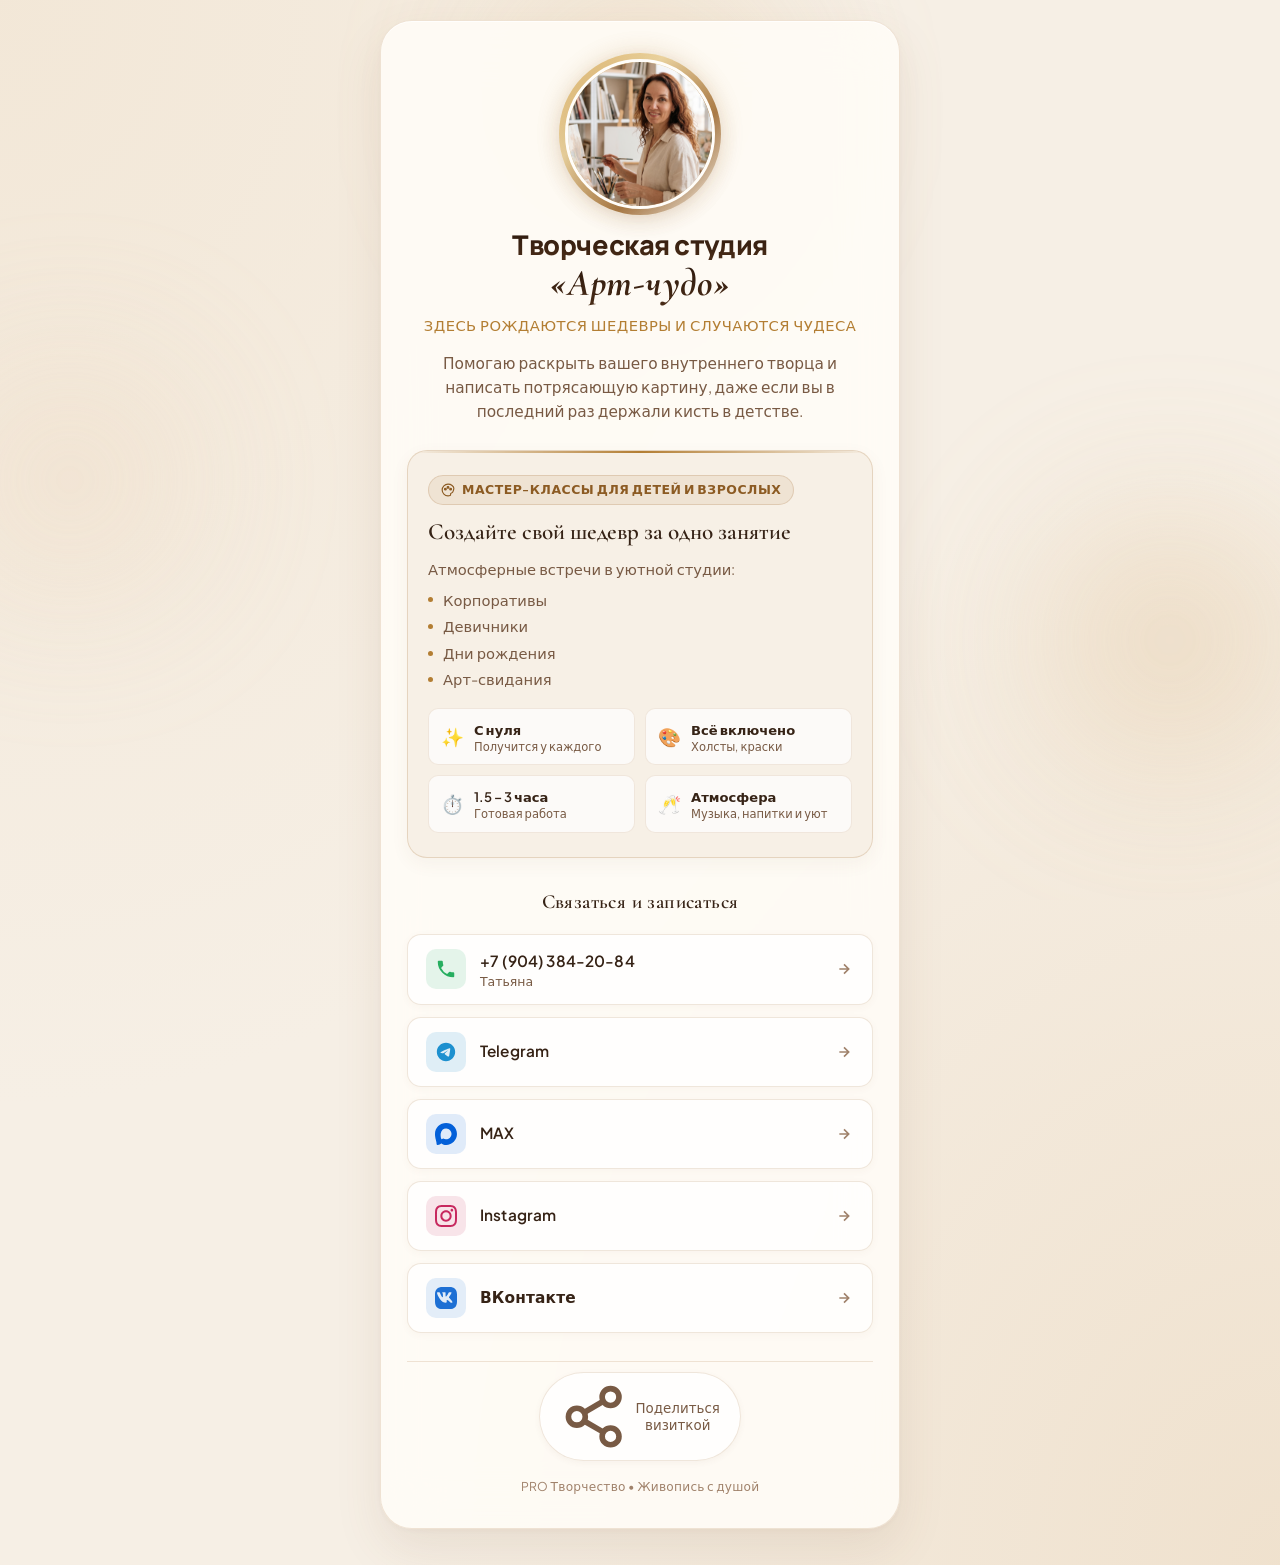
<file: index.html>
<!DOCTYPE html>
<html lang="ru">

<head>
  <meta charset="UTF-8">
  <meta name="viewport" content="width=device-width, initial-scale=1.0, viewport-fit=cover">
  <title>PRO Творчество | Визитка художника и мастера живописи</title>
  <meta name="description"
    content="Мастер-классы по созданию интерьерных картин, арт-вечера и творческие встречи. Напишите свою первую картину без опыта!">
  <meta name="theme-color" content="#f6efe5">
  <meta name="apple-mobile-web-app-capable" content="yes">
  <meta name="apple-mobile-web-app-status-bar-style" content="black-translucent">
  <link rel="icon" type="image/svg+xml" href="./assets/favicon.svg">

  <!-- Open Graph / Meta -->
  <meta property="og:type" content="website">
  <meta property="og:title" content="PRO Творчество | Мастер-классы по созданию картин">
  <meta property="og:description" content="Творческие встречи, интерьерные картины своими руками, уютная атмосфера.">
  <meta property="og:image" content="./assets/avatar.jpeg">

  <!-- Google Fonts -->
  <link rel="preconnect" href="https://fonts.googleapis.com">
  <link rel="preconnect" href="https://fonts.gstatic.com" crossorigin>
  <link
    href="https://fonts.googleapis.com/css2?family=Cormorant+Garamond:ital,wght@0,500;0,600;0,700;1,500;1,600;1,700&family=Manrope:wght@600;700;800&family=Plus+Jakarta+Sans:wght@400;500;600;700&display=swap"
    rel="stylesheet">

  <link rel="stylesheet" href="./style.css">
</head>

<body>
  <!-- Ambient Artistic Background Orbs -->
  <div class="ambient-background" aria-hidden="true">
    <div class="orb orb-1"></div>
    <div class="orb orb-2"></div>
    <div class="orb orb-3"></div>
  </div>

  <main class="page-container">
    <div class="card-wrapper">

      <!-- Profile Header -->
      <header class="profile-header">
        <div class="avatar-container">
          <div class="avatar-ring"></div>
          <!-- Фото профиля: замените assets/avatar.jpg на ваше фото при необходимости -->
          <img src="assets/avatar.jpeg" alt="Фотография художника" class="avatar-img" id="profile-avatar">
        </div>

        <!-- Имя и позиционирование -->
        <h1 class="profile-name">
          <span class="profile-name-base">Творческая студия</span>
          <span class="profile-name-accent">«Арт-чудо»</span>
        </h1>
        <p class="profile-tagline">Здесь рождаются шедевры и случаются чудеса</p>

        <!-- Краткое описание -->
        <p class="profile-bio">
          Помогаю раскрыть вашего внутреннего творца и написать потрясающую картину, даже если вы в последний раз
          держали кисть в детстве.
        </p>
      </header>

      <!-- Блок про мастер-классы -->
      <section class="masterclass-section" aria-label="О мастер-классах">
        <div class="section-badge">
          <svg class="icon-palette" viewBox="0 0 24 24" fill="none" stroke="currentColor" stroke-width="2">
            <path
              d="M12 2C6.49 2 2 6.49 2 12c0 5.51 4.49 10 10 10 1.25 0 2.45-.23 3.56-.65.59-.22.95-.82.84-1.44-.22-1.22.42-2.39 1.6-2.73.91-.26 1.72-.88 2.22-1.71 1.1-1.84 1.78-3.99 1.78-6.27C22 5.37 17.52 2 12 2z" />
            <circle cx="7.5" cy="10.5" r="1.5" fill="currentColor" />
            <circle cx="12" cy="7.5" r="1.5" fill="currentColor" />
            <circle cx="16.5" cy="10.5" r="1.5" fill="currentColor" />
          </svg>
          Мастер-классы для детей и взрослых
        </div>

        <h2 class="masterclass-title">Создайте свой шедевр за одно занятие</h2>

        <p class="masterclass-text">
          Атмосферные встречи в уютной студии:
        </p>
        <ul class="masterclass-list">
          <li>Корпоративы</li>
          <li>Девичники</li>
          <li>Дни рождения</li>
          <li>Арт-свидания</li>
        </ul>

        <!-- Особенности мастер-классов -->
        <div class="features-grid">
          <div class="feature-item">
            <span class="feature-icon">✨</span>
            <div class="feature-info">
              <span class="feature-title">С нуля</span>
              <span class="feature-desc">Получится у каждого</span>
            </div>
          </div>
          <div class="feature-item">
            <span class="feature-icon">🎨</span>
            <div class="feature-info">
              <span class="feature-title">Всё включено</span>
              <span class="feature-desc">Холсты, краски</span>
            </div>
          </div>
          <div class="feature-item">
            <span class="feature-icon">⏱️</span>
            <div class="feature-info">
              <span class="feature-title">1.5 – 3 часа</span>
              <span class="feature-desc">Готовая работа</span>
            </div>
          </div>
          <div class="feature-item">
            <span class="feature-icon">🥂</span>
            <div class="feature-info">
              <span class="feature-title">Атмосфера</span>
              <span class="feature-desc">Музыка, напитки и уют</span>
            </div>
          </div>
        </div>
      </section>

      <!-- Блок контактов и социальных сетей -->
      <section class="links-section" aria-label="Ссылки на социальные сети">
        <h2 class="section-title">Связаться и записаться</h2>

        <div class="links-list">

          <!-- Телефон (Татьяна) -->
          <a href="tel:+79043842084" class="link-btn link-phone" id="link-phone">
            <span class="btn-icon">
              <svg viewBox="0 0 24 24" fill="currentColor">
                <path
                  d="M6.62 10.79a15.053 15.053 0 006.59 6.59l2.2-2.2a1 1 0 011.02-.24c1.12.37 2.33.57 3.57.57a1 1 0 011 1V20a1 1 0 01-1 1A17 17 0 013 4a1 1 0 011-1h3.5a1 1 0 011 1c0 1.25.2 2.45.57 3.57a1 1 0 01-.24 1.02l-2.21 2.2z" />
              </svg>
            </span>
            <div class="btn-text">
              <span class="btn-label">+7 (904) 384-20-84</span>
              <span class="btn-subtext">Татьяна</span>
            </div>
            <span class="btn-arrow">
              <svg viewBox="0 0 24 24" fill="none" stroke="currentColor" stroke-width="2.5">
                <path d="M5 12h14M12 5l7 7-7 7" />
              </svg>
            </span>
          </a>

          <!-- Telegram (Основное целевое действие) -->
          <a href="https://t.me/KXqKJ317pmNzIy" target="_blank" rel="noopener noreferrer"
            class="link-btn link-telegram" id="link-telegram">
            <span class="btn-icon">
              <svg viewBox="0 0 24 24" fill="currentColor">
                <path
                  d="M12 2C6.48 2 2 6.48 2 12s4.48 10 10 10 10-4.48 10-10S17.52 2 12 2zm4.64 6.8c-.15 1.58-.8 5.42-1.13 7.19-.14.75-.42 1-.68 1.03-.58.05-1.02-.38-1.58-.75-.88-.58-1.38-.94-2.23-1.5-.99-.65-.35-1.01.22-1.59.15-.15 2.71-2.48 2.76-2.69a.2.2 0 00-.05-.18c-.06-.05-.14-.03-.21-.02-.09.02-1.49.95-4.22 2.79-.4.27-.76.41-1.08.4-.36-.01-1.04-.2-1.55-.37-.63-.2-1.12-.31-1.08-.66.02-.18.27-.37.74-.56 2.92-1.27 4.86-2.11 5.83-2.51 2.78-1.16 3.35-1.36 3.73-1.36.08 0 .27.02.39.12.1.08.13.19.14.27-.01.06.01.24 0 .28z" />
              </svg>
            </span>
            <div class="btn-text">
              <span class="btn-label">Telegram</span>
            </div>
            <span class="btn-arrow">
              <svg viewBox="0 0 24 24" fill="none" stroke="currentColor" stroke-width="2.5">
                <path d="M5 12h14M12 5l7 7-7 7" />
              </svg>
            </span>
          </a>

          <!-- MAX -->
          <a href="https://max.ru/join/N4_uENxkfnNLxWbk7XXbsXltlUo-AkOV1FBQfuNESwY" target="_blank"
            rel="noopener noreferrer" class="link-btn link-max" id="link-max">
            <span class="btn-icon">
              <svg viewBox="0 0 100 100" fill="currentColor">
                <path
                  d="M50.7571 0.261719C78.2929 0.261719 99.8857 22.5974 99.8857 50.1474C99.8857 77.6974 77.6071 99.4903 51.0214 99.4903C41.5857 99.4903 37.0143 98.1617 29.65 92.9474C29.1429 92.5903 28.45 92.6831 28.0214 93.1403C22.3571 99.1831 7.85 103.426 7.18571 95.176C7.18571 80.7903 0 71.4474 0 49.876C0 21.5546 23.2214 0.261719 50.7571 0.261719ZM51.5286 24.8117C38.4643 24.126 28.2643 33.1974 26.0143 47.3831C24.15 59.1332 27.45 73.4546 30.2786 74.176C31.4786 74.4832 34.3571 72.276 36.4571 70.2974C36.85 69.926 37.45 69.8617 37.9071 70.1474C41.1786 72.1474 44.8786 73.6474 48.9571 73.8617C62.3714 74.5617 74.2571 64.0617 74.9643 50.6474C75.6643 37.2331 64.9429 25.5046 51.5286 24.8046V24.8117Z" />
              </svg>
            </span>
            <div class="btn-text">
              <span class="btn-label">MAX</span>
            </div>
            <span class="btn-arrow">
              <svg viewBox="0 0 24 24" fill="none" stroke="currentColor" stroke-width="2.5">
                <path d="M5 12h14M12 5l7 7-7 7" />
              </svg>
            </span>
          </a>

          <!-- Instagram -->
          <a href="https://www.instagram.com/tanya_hamidulina?xtok=MXZhcGZ3a21rZHYyag==" target="_blank"
            rel="noopener noreferrer" class="link-btn link-instagram" id="link-instagram">
            <span class="btn-icon">
              <svg viewBox="0 0 24 24" fill="currentColor">
                <path
                  d="M12 2.163c3.204 0 3.584.012 4.85.07 3.252.148 4.771 1.691 4.919 4.919.058 1.265.069 1.645.069 4.849 0 3.205-.012 3.584-.069 4.849-.149 3.225-1.664 4.771-4.919 4.919-1.266.058-1.644.07-4.85.07-3.204 0-3.584-.012-4.849-.07-3.26-.149-4.771-1.699-4.919-4.92-.058-1.265-.07-1.644-.07-4.849 0-3.204.013-3.583.07-4.849.149-3.227 1.664-4.771 4.919-4.919 1.266-.057 1.645-.069 4.849-.069zm0-2.163c-3.259 0-3.667.014-4.947.072-4.358.2-6.78 2.618-6.98 6.98-.059 1.281-.073 1.689-.073 4.948 0 3.259.014 3.668.072 4.948.2 4.358 2.618 6.78 6.98 6.98 1.281.058 1.689.072 4.948.072 3.259 0 3.668-.014 4.948-.072 4.354-.2 6.782-2.618 6.979-6.98.059-1.28.073-1.689.073-4.948 0-3.259-.014-3.667-.072-4.947-.196-4.354-2.617-6.78-6.979-6.98-1.281-.059-1.69-.073-4.949-.073zm0 5.838c-3.403 0-6.162 2.759-6.162 6.162s2.759 6.163 6.162 6.163 6.162-2.759 6.162-6.163c0-3.403-2.759-6.162-6.162-6.162zm0 10.162c-2.209 0-4-1.79-4-4 0-2.209 1.791-4 4-4s4 1.791 4 4c0 2.21-1.791 4-4 4zm6.406-11.845c-.796 0-1.441.645-1.441 1.44s.645 1.44 1.441 1.44c.795 0 1.439-.645 1.439-1.44s-.644-1.44-1.439-1.44z" />
              </svg>
            </span>
            <div class="btn-text">
              <span class="btn-label">Instagram</span>
            </div>
            <span class="btn-arrow">
              <svg viewBox="0 0 24 24" fill="none" stroke="currentColor" stroke-width="2.5">
                <path d="M5 12h14M12 5l7 7-7 7" />
              </svg>
            </span>
          </a>

          <!-- ВКонтакте -->
          <a href="https://vk.ru/id228720349" target="_blank" rel="noopener noreferrer" class="link-btn link-vk"
            id="link-vk">
            <span class="btn-icon">
              <svg viewBox="0 0 24 24" fill="currentColor">
                <path
                  d="M15.684 0H8.316C2.692 0 0 2.692 0 8.316v7.368C0 21.308 2.692 24 8.316 24h7.368C21.308 24 24 21.308 24 15.684V8.316C24 2.692 21.308 0 15.684 0zm3.602 17.154h-1.89c-.714 0-.934-.567-2.218-1.854-1.12-1.092-1.618-1.233-1.897-1.233-.393 0-.505.112-.505.65v1.737c0 .463-.147.7-.84.7-2.218 0-4.68-1.348-6.417-3.856-2.616-3.702-3.32-6.502-3.32-7.072 0-.256.098-.493.585-.493h1.892c.441 0 .605.2.775.68.85 2.476 2.274 4.646 2.864 4.646.223 0 .324-.102.324-.664v-2.58c-.068-1.16-.677-1.26-.677-1.673 0-.197.164-.393.427-.393h2.64c.36 0 .493.187.493.612v3.49c0 .373.163.504.276.504.223 0 .408-.13.82-.544 1.28-1.433 2.195-3.66 2.195-3.66.12-.256.324-.492.766-.492h1.89c.567 0 .685.286.567.68-.236 1.094-2.52 4.307-2.634 4.526-.223.36-.31.52 0 .934.224.298.966.944 1.458 1.516 1.107 1.262 1.954 2.32 2.18 3.053.153.513-.105.772-.622.772z" />
              </svg>
            </span>
            <div class="btn-text">
              <span class="btn-label">ВКонтакте</span>
            </div>
            <span class="btn-arrow">
              <svg viewBox="0 0 24 24" fill="none" stroke="currentColor" stroke-width="2.5">
                <path d="M5 12h14M12 5l7 7-7 7" />
              </svg>
            </span>
          </a>

        </div>
      </section>

      <!-- Дополнительная панель: кнопка Поделиться и копирование ссылки -->
      <footer class="profile-footer">
        <button type="button" class="share-btn" id="share-button" aria-label="Поделиться страницей">
          <svg viewBox="0 0 24 24" fill="none" stroke="currentColor" stroke-width="2" class="share-icon">
            <circle cx="18" cy="5" r="3"></circle>
            <circle cx="6" cy="12" r="3"></circle>
            <circle cx="18" cy="19" r="3"></circle>
            <line x1="8.59" y1="13.51" x2="15.42" y2="17.49"></line>
            <line x1="15.41" y1="6.51" x2="8.59" y2="10.49"></line>
          </svg>
          <span id="share-btn-text">Поделиться визиткой</span>
        </button>

        <p class="copyright">PRO Творчество • Живопись с душой</p>
      </footer>

    </div>
  </main>

  <!-- Всплывающее уведомление (Toast) -->
  <div class="toast-notification" id="toast-notification" role="status" aria-live="polite">
    Ссылка скопирована в буфер обмена!
  </div>

  <script src="./script.js"></script>
</body>

</html>
</file>
<file: style.css>
/* ==========================================================================
   PRO Творчество — Modern Luxury Artistic Business Card
   ========================================================================== */

:root {
  /* Color Palette — Warm Sandy Beige, Parchment & Rich Brown */
  --bg-dark: #f6efe5;
  --bg-page: #f6efe5;
  --bg-card: rgba(255, 252, 247, 0.90);
  --bg-card-inner: rgba(245, 237, 225, 0.75);
  --bg-card-hover: rgba(240, 230, 216, 0.95);

  --accent-gold: #b37e33;
  --accent-gold-glow: rgba(179, 126, 51, 0.25);
  --accent-terracotta: #a65d37;
  --accent-terracotta-soft: rgba(166, 93, 55, 0.10);

  --text-main: #362316;
  --text-muted: #785a44;
  --text-faint: #a0826b;

  --border-light: rgba(184, 140, 95, 0.22);
  --border-gold: rgba(179, 126, 51, 0.40);

  /* Social Colors */
  --color-telegram: #1d90cf;
  --color-max: #0360d9;
  --color-instagram: #c7295f;
  --color-vk: #1e70d4;

  /* Typography */
  --font-serif: 'Cormorant Garamond', Georgia, serif;
  --font-sans: 'Plus Jakarta Sans', system-ui, -apple-system, sans-serif;

  /* Transitions & Radii */
  --radius-xl: 32px;
  --radius-lg: 20px;
  --radius-md: 14px;
  --radius-sm: 10px;
  --radius-full: 9999px;

  --transition-smooth: all 0.28s cubic-bezier(0.16, 1, 0.3, 1);
}

/* Base Reset & Box Sizing */
*,
*::before,
*::after {
  box-sizing: border-box;
  margin: 0;
  padding: 0;
}

body {
  min-height: 100vh;
  min-height: 100dvh;
  background-color: var(--bg-dark);
  background-image:
    radial-gradient(at 0% 0%, rgba(240, 226, 206, 0.6) 0px, transparent 50%),
    radial-gradient(at 100% 100%, rgba(235, 216, 190, 0.6) 0px, transparent 50%);
  color: var(--text-main);
  font-family: var(--font-sans);
  line-height: 1.6;
  -webkit-font-smoothing: antialiased;
  -moz-osx-font-smoothing: grayscale;
  display: flex;
  justify-content: center;
  align-items: center;
  padding: max(20px, env(safe-area-inset-top)) max(14px, env(safe-area-inset-right)) max(36px, env(safe-area-inset-bottom)) max(14px, env(safe-area-inset-left));
  position: relative;
  overflow-x: hidden;
  -webkit-tap-highlight-color: transparent;
}

/* ==========================================================================
   Ambient Animated Background
   ========================================================================== */

.ambient-background {
  position: fixed;
  inset: 0;
  overflow: hidden;
  pointer-events: none;
  z-index: 0;
}

.orb {
  position: absolute;
  border-radius: 50%;
  filter: blur(80px);
  opacity: 0.6;
  animation: floatOrb 18s ease-in-out infinite alternate;
}

.orb-1 {
  width: 380px;
  height: 380px;
  top: -80px;
  left: 50%;
  transform: translateX(-50%);
  background: radial-gradient(circle, #e9cfab, transparent 70%);
}

.orb-2 {
  width: 340px;
  height: 340px;
  bottom: 10%;
  right: -60px;
  background: radial-gradient(circle, #dfbf93, transparent 70%);
  animation-duration: 22s;
  animation-delay: -5s;
}

.orb-3 {
  width: 300px;
  height: 300px;
  bottom: 30%;
  left: -80px;
  background: radial-gradient(circle, #ecd5bc, transparent 70%);
  animation-duration: 25s;
  animation-delay: -10s;
}

@keyframes floatOrb {
  0% {
    transform: translate(0, 0) scale(1);
  }

  50% {
    transform: translate(30px, 40px) scale(1.08);
  }

  100% {
    transform: translate(-25px, -30px) scale(0.95);
  }
}

/* ==========================================================================
   Main Layout & Card Container
   ========================================================================== */

.page-container {
  width: 100%;
  max-width: 520px;
  position: relative;
  z-index: 1;
  animation: fadeIn 0.8s ease-out;
}

@keyframes fadeIn {
  from {
    opacity: 0;
    transform: translateY(18px);
  }

  to {
    opacity: 1;
    transform: translateY(0);
  }
}

.card-wrapper {
  background: var(--bg-card);
  backdrop-filter: blur(28px);
  -webkit-backdrop-filter: blur(28px);
  border: 1px solid var(--border-light);
  border-radius: var(--radius-xl);
  padding: 38px 26px 32px;
  box-shadow:
    0 20px 48px rgba(115, 80, 50, 0.10),
    0 2px 6px rgba(115, 80, 50, 0.04),
    0 1px 0 rgba(255, 255, 255, 0.8) inset;
  display: flex;
  flex-direction: column;
  gap: 28px;
}

/* ==========================================================================
   Profile Header
   ========================================================================== */

.profile-header {
  text-align: center;
  display: flex;
  flex-direction: column;
  align-items: center;
}

.avatar-container {
  position: relative;
  width: 150px;
  height: 150px;
  margin-bottom: 20px;
}

.avatar-ring {
  position: absolute;
  inset: -6px;
  border-radius: 50%;
  background: linear-gradient(135deg, #d8ad62, #ecd39c, #a8763e, rgba(255, 255, 255, 0.7));
  opacity: 0.95;
  filter: drop-shadow(0 0 12px var(--accent-gold-glow));
  z-index: 1;
  animation: rotateRing 20s linear infinite;
}

@keyframes rotateRing {
  0% {
    transform: rotate(0deg);
  }

  100% {
    transform: rotate(360deg);
  }
}

.avatar-img {
  position: relative;
  width: 100%;
  height: 100%;
  border-radius: 50%;
  object-fit: cover;
  border: 3px solid #fffdf9;
  z-index: 2;
  box-shadow: 0 8px 24px rgba(110, 75, 45, 0.16);
  transition: var(--transition-smooth);
}

.avatar-container:hover .avatar-img {
  transform: scale(1.02);
}

.profile-name {
  margin-bottom: 8px;
  line-height: 1.15;
  text-align: center;
  display: flex;
  flex-direction: column;
  align-items: center;
  gap: 2px;
}

.profile-name-base {
  font-family: 'Manrope', -apple-system, BlinkMacSystemFont, 'SF Pro Display', system-ui, sans-serif;
  font-size: 1.7rem;
  font-weight: 800;
  letter-spacing: -0.015em;
  color: var(--text-main);
  background: linear-gradient(180deg, #2b180d 0%, #4a2c17 100%);
  -webkit-background-clip: text;
  -webkit-text-fill-color: transparent;
}

.profile-name-accent {
  font-family: 'Cormorant Garamond', Georgia, serif;
  font-style: italic;
  font-weight: 700;
  font-size: 2.35rem;
  letter-spacing: 0.02em;
  color: var(--text-main);
  background: linear-gradient(180deg, #2b180d 0%, #4a2c17 100%);
  -webkit-background-clip: text;
  -webkit-text-fill-color: transparent;
  display: inline-block;
  white-space: nowrap;
}

.profile-tagline {
  color: var(--accent-gold);
  font-size: 0.92rem;
  font-weight: 500;
  margin-bottom: 14px;
  letter-spacing: 0.03em;
  text-transform: uppercase;
}

.profile-bio {
  color: var(--text-muted);
  font-size: 0.96rem;
  line-height: 1.55;
  max-width: 440px;
}

/* ==========================================================================
   Masterclass Highlight Section
   ========================================================================== */

.masterclass-section {
  background: var(--bg-card-inner);
  border: 1px solid rgba(184, 140, 95, 0.28);
  border-radius: var(--radius-lg);
  padding: 24px 20px;
  position: relative;
  overflow: hidden;
  box-shadow: 0 6px 18px rgba(115, 80, 50, 0.06);
  transition: var(--transition-smooth);
}

.masterclass-section::before {
  content: '';
  position: absolute;
  top: 0;
  left: 0;
  right: 0;
  height: 2px;
  background: linear-gradient(90deg, transparent, var(--accent-gold), transparent);
}

.section-badge {
  display: inline-flex;
  align-items: center;
  gap: 7px;
  font-size: 0.78rem;
  font-weight: 600;
  color: #8c5b23;
  background: rgba(184, 140, 95, 0.14);
  border: 1px solid rgba(184, 140, 95, 0.28);
  padding: 4px 12px;
  border-radius: var(--radius-full);
  margin-bottom: 12px;
  text-transform: uppercase;
  letter-spacing: 0.04em;
}

.icon-palette {
  width: 14px;
  height: 14px;
}

.masterclass-title {
  font-family: var(--font-serif);
  font-size: 1.45rem;
  font-weight: 600;
  color: var(--text-main);
  line-height: 1.3;
  margin-bottom: 10px;
}

.masterclass-text {
  color: var(--text-muted);
  font-size: 0.92rem;
  line-height: 1.5;
  margin-bottom: 10px;
}

.masterclass-list {
  list-style: none;
  padding: 0;
  margin: 0 0 18px 0;
  display: flex;
  flex-direction: column;
  gap: 6px;
}

.masterclass-list li {
  display: flex;
  align-items: center;
  gap: 10px;
  color: var(--text-muted);
  font-size: 0.92rem;
  line-height: 1.4;
}

.masterclass-list li::before {
  content: '';
  width: 5px;
  height: 5px;
  border-radius: 50%;
  background-color: var(--accent-gold);
  flex-shrink: 0;
}

.features-grid {
  display: grid;
  grid-template-columns: repeat(2, 1fr);
  gap: 10px;
}

.feature-item {
  display: flex;
  align-items: center;
  gap: 10px;
  background: rgba(255, 255, 255, 0.72);
  border: 1px solid rgba(184, 140, 95, 0.18);
  border-radius: var(--radius-sm);
  padding: 10px 12px;
  transition: var(--transition-smooth);
}

.feature-item:hover {
  background: #ffffff;
  border-color: rgba(179, 126, 51, 0.40);
  box-shadow: 0 4px 14px rgba(115, 80, 50, 0.08);
  transform: translateY(-1px);
}

.feature-icon {
  font-size: 1.15rem;
  flex-shrink: 0;
}

.feature-info {
  display: flex;
  flex-direction: column;
}

.feature-title {
  font-size: 0.82rem;
  font-weight: 600;
  color: var(--text-main);
}

.feature-desc {
  font-size: 0.72rem;
  color: var(--text-muted);
  line-height: 1.25;
}

/* ==========================================================================
   Links & Buttons Section
   ========================================================================== */

.links-section {
  display: flex;
  flex-direction: column;
  gap: 14px;
}

.section-title {
  font-family: var(--font-serif);
  font-size: 1.25rem;
  font-weight: 600;
  color: var(--text-main);
  letter-spacing: 0.02em;
  text-align: center;
  margin-bottom: 2px;
}

.links-list {
  display: flex;
  flex-direction: column;
  gap: 12px;
}

.link-btn {
  display: flex;
  align-items: center;
  text-decoration: none;
  background: rgba(255, 255, 255, 0.75);
  border: 1px solid var(--border-light);
  border-radius: var(--radius-md);
  padding: 14px 18px;
  color: var(--text-main);
  transition: var(--transition-smooth);
  position: relative;
  overflow: hidden;
  touch-action: manipulation;
  -webkit-user-select: none;
  user-select: none;
  box-shadow: 0 2px 8px rgba(115, 80, 50, 0.04);
}

@media (hover: hover) and (pointer: fine) {
  .link-btn:hover {
    transform: translateY(-2px);
    background: #ffffff;
    border-color: rgba(179, 126, 51, 0.45);
    box-shadow: 0 8px 20px rgba(115, 80, 50, 0.10);
  }

  .link-btn:hover .btn-arrow {
    color: var(--text-main);
    transform: translateX(4px);
  }
}

.link-btn:active {
  transform: scale(0.985);
  background: rgba(240, 230, 216, 0.95);
}

/* Telegram Highlight Button */
.highlight-btn {
  background: linear-gradient(135deg, rgba(29, 144, 207, 0.12), rgba(216, 173, 98, 0.20));
  border: 1px solid rgba(29, 144, 207, 0.35);
}

@media (hover: hover) and (pointer: fine) {
  .highlight-btn:hover {
    background: linear-gradient(135deg, rgba(29, 144, 207, 0.18), rgba(216, 173, 98, 0.28));
    border-color: rgba(29, 144, 207, 0.55);
    box-shadow: 0 8px 22px rgba(29, 144, 207, 0.16);
  }
}

.link-btn .btn-icon {
  width: 40px;
  height: 40px;
  border-radius: var(--radius-sm);
  display: flex;
  align-items: center;
  justify-content: center;
  flex-shrink: 0;
  margin-right: 14px;
  background: rgba(184, 140, 95, 0.10);
  transition: var(--transition-smooth);
}

.link-btn .btn-icon svg {
  width: 22px;
  height: 22px;
}

/* Brand icon colors */
.link-phone .btn-icon {
  color: #27ae60;
  background: rgba(39, 174, 96, 0.12);
}

.link-phone:hover .btn-icon,
.link-phone:active .btn-icon {
  background: #27ae60;
  color: #fff;
}

.link-telegram .btn-icon {
  color: var(--color-telegram);
  background: rgba(29, 144, 207, 0.14);
}

.link-telegram:hover .btn-icon,
.link-telegram:active .btn-icon {
  background: var(--color-telegram);
  color: #fff;
}

.link-max .btn-icon {
  color: #0360d9;
  background: rgba(3, 96, 217, 0.12);
}

.link-max:hover .btn-icon,
.link-max:active .btn-icon {
  background: linear-gradient(135deg, #01c5c8, #046ef4 50%, #572dff);
  color: #fff;
}

.link-instagram .btn-icon {
  color: #c7295f;
  background: rgba(199, 41, 95, 0.12);
}

.link-instagram:hover .btn-icon,
.link-instagram:active .btn-icon {
  background: linear-gradient(45deg, #f09433, #e6683c, #dc2743, #cc2366, #bc1888);
  color: #fff;
}

.link-vk .btn-icon {
  color: var(--color-vk);
  background: rgba(30, 112, 212, 0.12);
}

.link-vk:hover .btn-icon,
.link-vk:active .btn-icon {
  background: var(--color-vk);
  color: #fff;
}

.btn-text {
  flex: 1;
  display: flex;
  flex-direction: column;
  justify-content: center;
}

.btn-label {
  font-size: 0.96rem;
  font-weight: 600;
  color: var(--text-main);
  letter-spacing: 0.01em;
}

.btn-subtext {
  font-size: 0.78rem;
  color: var(--text-muted);
  line-height: 1.3;
}

.btn-arrow {
  width: 20px;
  height: 20px;
  display: flex;
  align-items: center;
  justify-content: center;
  color: var(--text-faint);
  transition: var(--transition-smooth);
  margin-left: 10px;
}

.btn-arrow svg {
  width: 16px;
  height: 16px;
}

.profile-footer {
  display: flex;
  flex-direction: column;
  align-items: center;
  gap: 16px;
  padding-top: 10px;
  border-top: 1px solid var(--border-light);
}

.share-btn {
  background: rgba(255, 255, 255, 0.75);
  border: 1px solid var(--border-light);
  color: var(--text-muted);
  font-family: var(--font-sans);
  font-size: 0.84rem;
  font-weight: 500;
  padding: 10px 20px;
  border-radius: var(--radius-full);
  display: inline-flex;
  align-items: center;
  gap: 8px;
  cursor: pointer;
  transition: var(--transition-smooth);
  touch-action: manipulation;
  box-shadow: 0 2px 6px rgba(115, 80, 50, 0.05);
}

.share-btn:active {
  transform: scale(0.96);
  background: var(--bg-card-hover);
}

.share-btn:hover {
  background: #ffffff;
  color: var(--text-main);
  border-color: var(--border-gold);
  transform: translateY(-1px);
  box-shadow: 0 4px 14px rgba(115, 80, 50, 0.08);
}

.copyright {
  font-size: 0.76rem;
  color: var(--text-faint);
  letter-spacing: 0.02em;
}

/* ==========================================================================
   Toast Notification
   ========================================================================== */

.toast-notification {
  position: fixed;
  bottom: max(24px, calc(env(safe-area-inset-bottom) + 16px));
  left: 50%;
  transform: translateX(-50%) translateY(40px);
  background: rgba(54, 35, 22, 0.96);
  border: 1px solid var(--accent-gold);
  color: #fffdf9;
  padding: 12px 22px;
  border-radius: var(--radius-full);
  font-size: 0.86rem;
  font-weight: 500;
  box-shadow: 0 12px 30px rgba(54, 35, 22, 0.35);
  opacity: 0;
  pointer-events: none;
  transition: all 0.35s cubic-bezier(0.16, 1, 0.3, 1);
  z-index: 100;
  white-space: nowrap;
  max-width: 90vw;
  text-overflow: ellipsis;
  overflow: hidden;
}

.toast-notification.show {
  opacity: 1;
  transform: translateX(-50%) translateY(0);
}

/* ==========================================================================
   Responsive Adaptations
   ========================================================================== */

@media (max-width: 480px) {
  .card-wrapper {
    padding: 26px 16px 22px;
    border-radius: 24px;
    gap: 20px;
  }

  .avatar-container {
    width: 110px;
    height: 110px;
    margin-bottom: 16px;
  }

  .profile-name-base {
    font-size: 1.45rem;
  }

  .profile-name-accent {
    font-size: 2.05rem;
  }

  .profile-tagline {
    font-size: 0.84rem;
  }

  .profile-bio {
    font-size: 0.9rem;
  }

  .masterclass-section {
    padding: 18px 14px;
  }

  .masterclass-title {
    font-size: 1.28rem;
  }

  .features-grid {
    grid-template-columns: repeat(2, 1fr);
    gap: 8px;
  }

  .feature-item {
    padding: 8px 10px;
  }

  .feature-icon {
    font-size: 1.05rem;
  }

  .feature-title {
    font-size: 0.78rem;
  }

  .feature-desc {
    font-size: 0.68rem;
  }

  .link-btn {
    padding: 12px 14px;
  }

  .link-btn .btn-icon {
    width: 38px;
    height: 38px;
    margin-right: 12px;
  }

  .btn-label {
    font-size: 0.92rem;
  }

  .btn-subtext {
    font-size: 0.74rem;
  }
}

/* Very compact screens (iPhone SE, small Androids) */
@media (max-width: 360px) {
  .card-wrapper {
    padding: 20px 12px 18px;
    border-radius: 20px;
    gap: 16px;
  }

  .avatar-container {
    width: 96px;
    height: 96px;
  }

  .profile-name-base {
    font-size: 1.25rem;
  }

  .profile-name-accent {
    font-size: 1.75rem;
  }

  .features-grid {
    grid-template-columns: 1fr;
  }

  .link-btn {
    padding: 10px 12px;
  }

  .link-btn .btn-icon {
    width: 34px;
    height: 34px;
    margin-right: 10px;
  }

  .btn-label {
    font-size: 0.88rem;
  }
}

/* Reduced motion preference */
@media (prefers-reduced-motion: reduce) {

  .orb,
  .avatar-ring {
    animation: none !important;
  }

  .link-btn,
  .share-btn {
    transition: none !important;
  }
}
</file>
